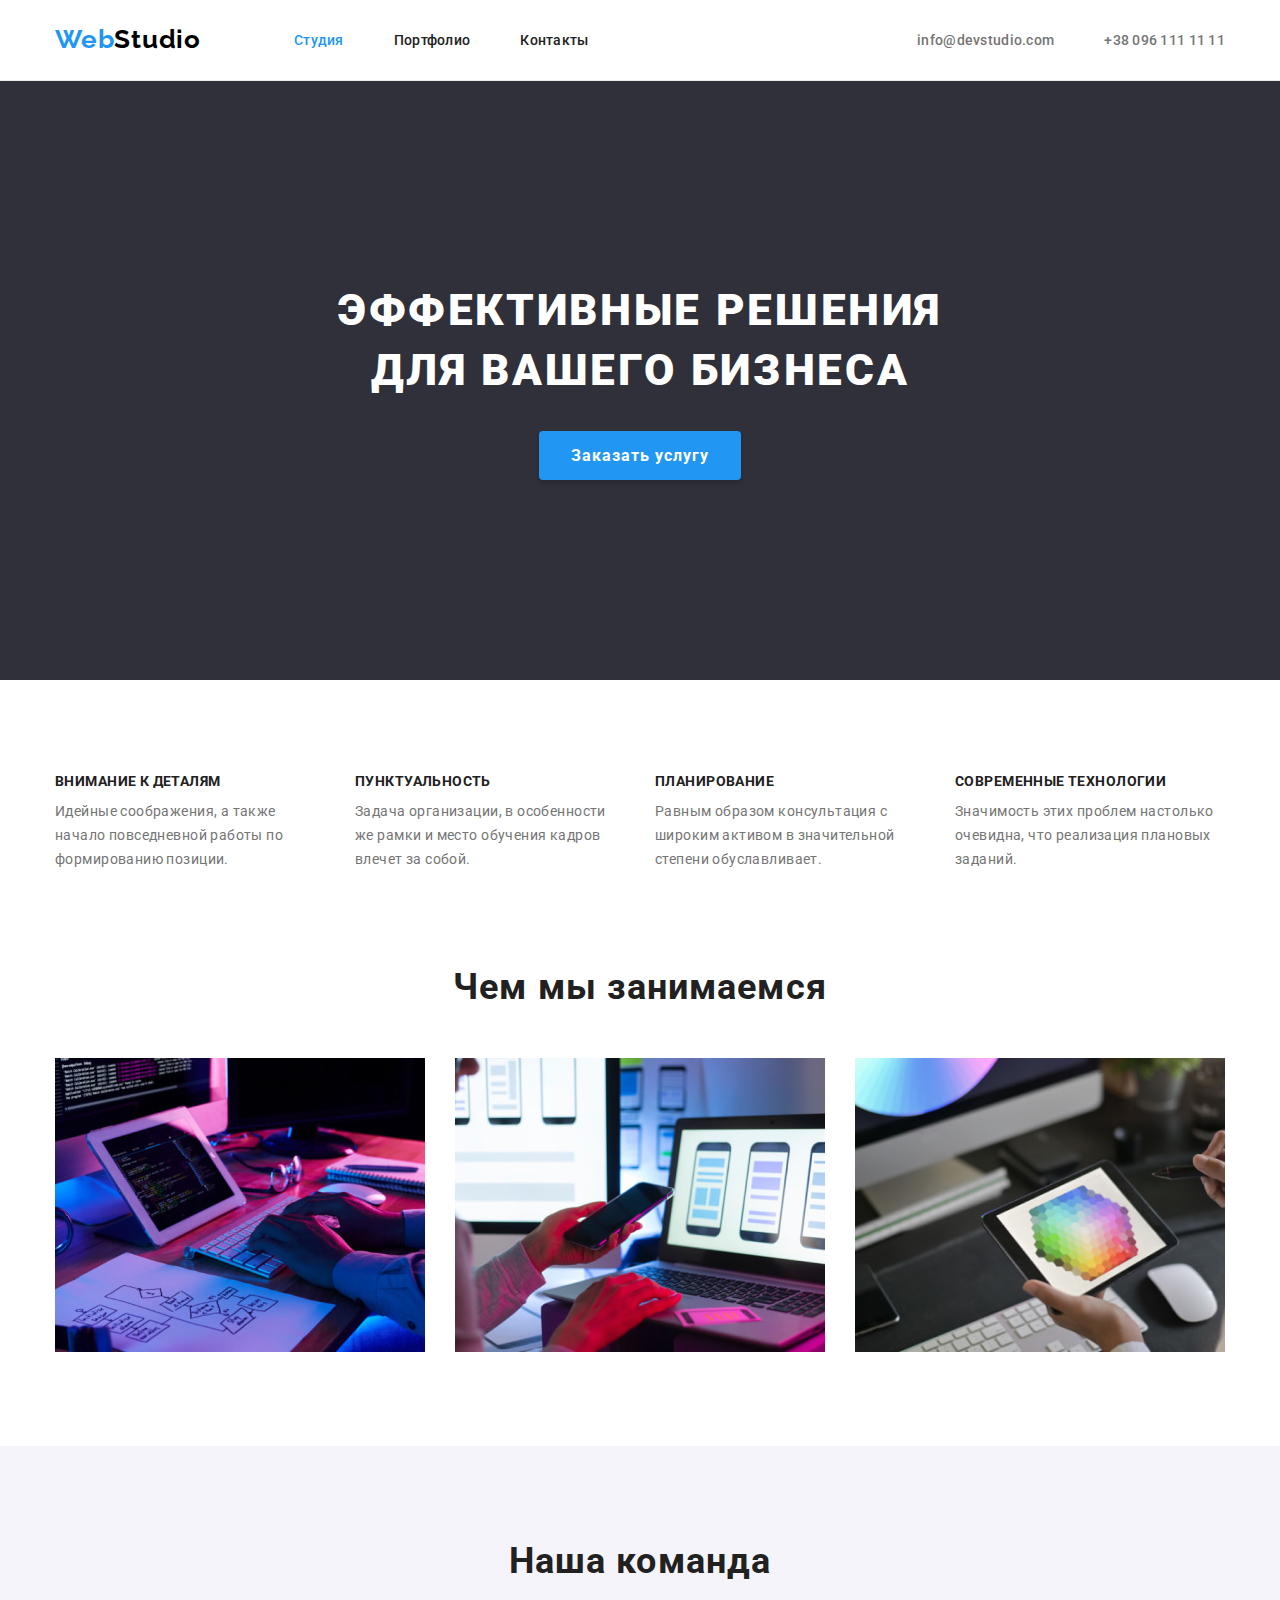
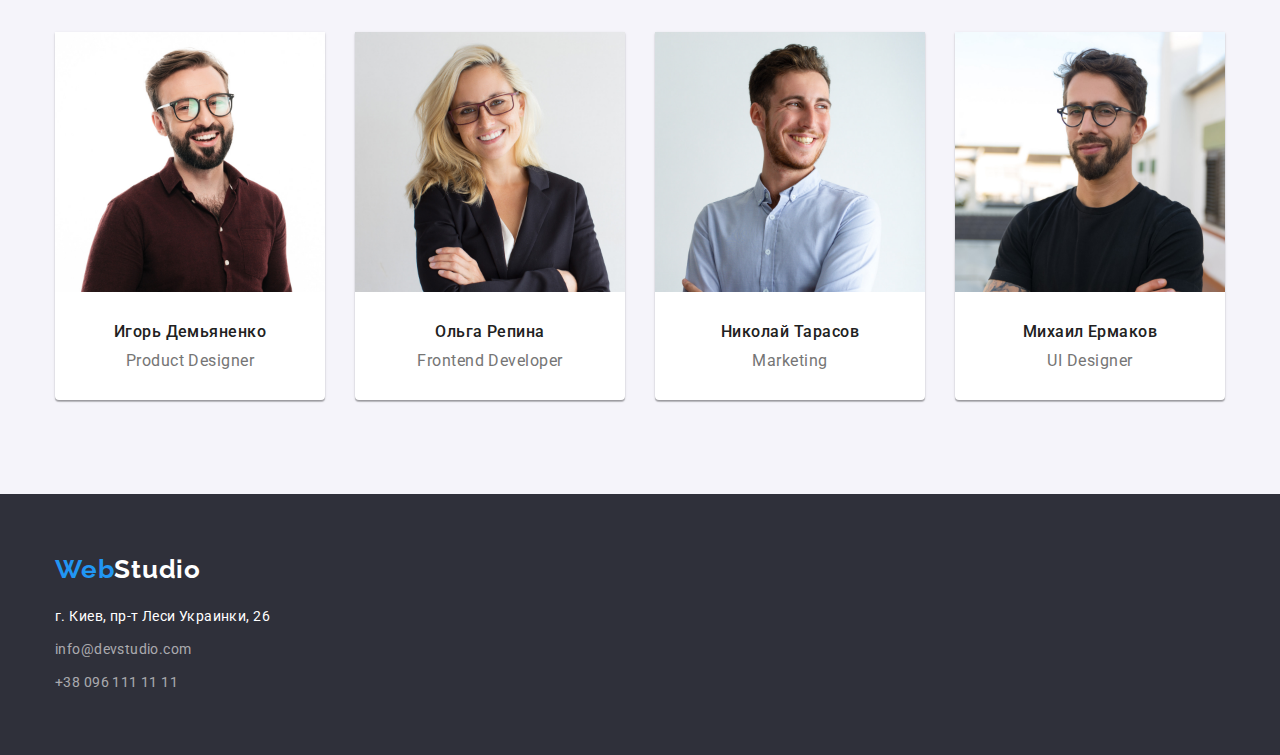
<file: index.html>
<!DOCTYPE html>
<html lang="ru">
  <head>
    <meta charset="UTF-8" />
    <meta http-equiv="X-UA-Compatible" content="IE=edge" />
    <meta name="viewport" content="width=device-width, initial-scale=1.0" />
    <title>Homework3</title>
    <link rel="preconnect" href="https://fonts.googleapis.com" />
    <link rel="preconnect" href="https://fonts.gstatic.com" crossorigin />
    <link
      href="https://fonts.googleapis.com/css2?family=Raleway:wght@700&family=Roboto:wght@400;500;700;900&display=swap"
      rel="stylesheet"
    />
    <link
      rel="stylesheet"
      href="https://cdnjs.cloudflare.com/ajax/libs/modern-normalize/0.6.0/modern-normalize.min.css"
    />
    <link rel="stylesheet" href="./css/styles.css" />
  </head>

  <body>
    <!-- Шапка сайта -->
    <header class="header section">
      <div class="container navigation-contacts">
        <nav class="navigation">
          <a class="logo" href="./index.html"
            ><span class="logo-blue">Web</span>Studio</a
          >
          <ul class="navigation-list list">
            <li class="navigation-item">
              <a class="navigation-link current-link" href="index.html"
                >Студия</a
              >
            </li>
            <li class="navigation-item">
              <a class="navigation-link" href="./portfolio.html">Портфолио</a>
            </li>
            <li class="navigation-item">
              <a class="navigation-link" href="/">Контакты</a>
            </li>
          </ul>
        </nav>
        <ul class="contacts-list list">
          <li class="contacts-item">
            <a href="moilto:info@devstudio.com">info@devstudio.com</a>
          </li>
          <li class="contacts-item">
            <a href="tel:+380961111111">+38 096 111 11 11</a>
          </li>
        </ul>
      </div>
    </header>
    <!-- Заголовок -->
    <main>
      <section class="hero section">
        <div class="container">
          <h1 class="hero-title">Эффективные решения для вашего бизнеса</h1>
          <button type="button" class="title-button">Заказать услугу</button>
        </div>
      </section>
      <!-- Особенности -->
      <section class="feauters section">
        <div class="container">
          <ul class="feauters-list list">
            <li class="feauters-item">
              <h2 class="feauters-subtitle">Внимание к деталям</h2>
              <p class="feauters-desc">
                Идейные соображения, а также начало повседневной работы по
                формированию позиции.
              </p>
            </li>
            <li class="feauters-item">
              <h2 class="feauters-subtitle">Пунктуальность</h2>
              <p class="feauters-desc">
                Задача организации, в особенности же рамки и место обучения
                кадров влечет за собой.
              </p>
            </li>
            <li class="feauters-item">
              <h2 class="feauters-subtitle">Планирование</h2>
              <p class="feauters-desc">
                Равным образом консультация с широким активом в значительной
                степени обуславливает.
              </p>
            </li>
            <li class="feauters-item">
              <h2 class="feauters-subtitle">Современные технологии</h2>
              <p class="feauters-desc">
                Значимость этих проблем настолько очевидна, что реализация
                плановых заданий.
              </p>
            </li>
          </ul>
        </div>
      </section>
      <!-- Чем мы занимаемся -->
      <section class="box section">
        <div class="container">
          <h2 class="title">Чем мы занимаемся</h2>
          <ul class="box-list list">
            <li class="box-item">
              <img
                class="box-img"
                src="./images/imgd.jpg"
                alt="Программирование"
                width="370"
              />
            </li>
            <li class="box-item">
              <img
                class="box-img"
                src="./images/img-2w.jpg"
                alt="Веб-дизайн"
                width="370"
              />
            </li>
            <li class="box-item">
              <img
                class="box-img"
                src="./images/img-3p.jpg"
                alt="Палитра"
                width="370"
              />
            </li>
          </ul>
        </div>
      </section>
      <!-- Наша команда -->
      <section class="team section">
        <div class="container">
          <h2 class="title">Наша команда</h2>
          <ul class="team-list list">
            <li class="team-item">
              <img
                class="team-img"
                src="./images/img.jpg"
                alt="Игорь Демьяненко"
                width="270"
              />
              <div class="team-wrapper">
                <h3 class="team-subtitle">Игорь Демьяненко</h3>
                <p class="team-desc">Product Designer</p>
              </div>
            </li>
            <li class="team-item">
              <img
                class="team-img"
                src="./images/img-2.jpg"
                alt="Ольга Репина"
                width="270"
              />
              <div class="team-wrapper">
                <h3 class="team-subtitle">Ольга Репина</h3>
                <p class="team-desc">Frontend Developer</p>
              </div>
            </li>
            <li class="team-item">
              <img
                class="team-img"
                src="./images/img-3.jpg"
                alt="Николай Тарасов"
                width="270"
              />
              <div class="team-wrapper">
                <h3 class="team-subtitle">Николай Тарасов</h3>
                <p class="team-desc">Marketing</p>
              </div>
            </li>
            <li class="team-item">
              <img
                class="team-img"
                src="./images/img-4.jpg"
                alt="Михаил Ермаков"
                width="270"
              />
              <div class="team-wrapper">
                <h3 class="team-subtitle">Михаил Ермаков</h3>
                <p class="team-desc">UI Designer</p>
              </div>
            </li>
          </ul>
        </div>
      </section>
    </main>
    <!-- Подвал сайта -->
    <footer class="footer section">
      <div class="container">
        <a href="./index.html" class="footer-logo"
          ><span class="logo-blue">Web</span>Studio</a
        >
        <address class="footer-address">
          <ul class="address-list list">
            <li class="address-item">
              <a
                class="address-link"
                href="https://goo.gl/maps/X2jcXpadv5ityZMy6"
                target="_blank"
                rel="nofollow noopener noreferrer"
                >г. Киев, пр-т Леси Украинки, 26</a
              >
            </li>
            <li class="address-item">
              <a class="address-link-contacts" href="moilto:info@devstudio.com"
                >info@devstudio.com</a
              >
            </li>
            <li class="address-item">
              <a class="address-link-contacts" href="tel:+380961111111"
                >+38 096 111 11 11</a
              >
            </li>
          </ul>
        </address>
      </div>
    </footer>
  </body>
</html>
</file>
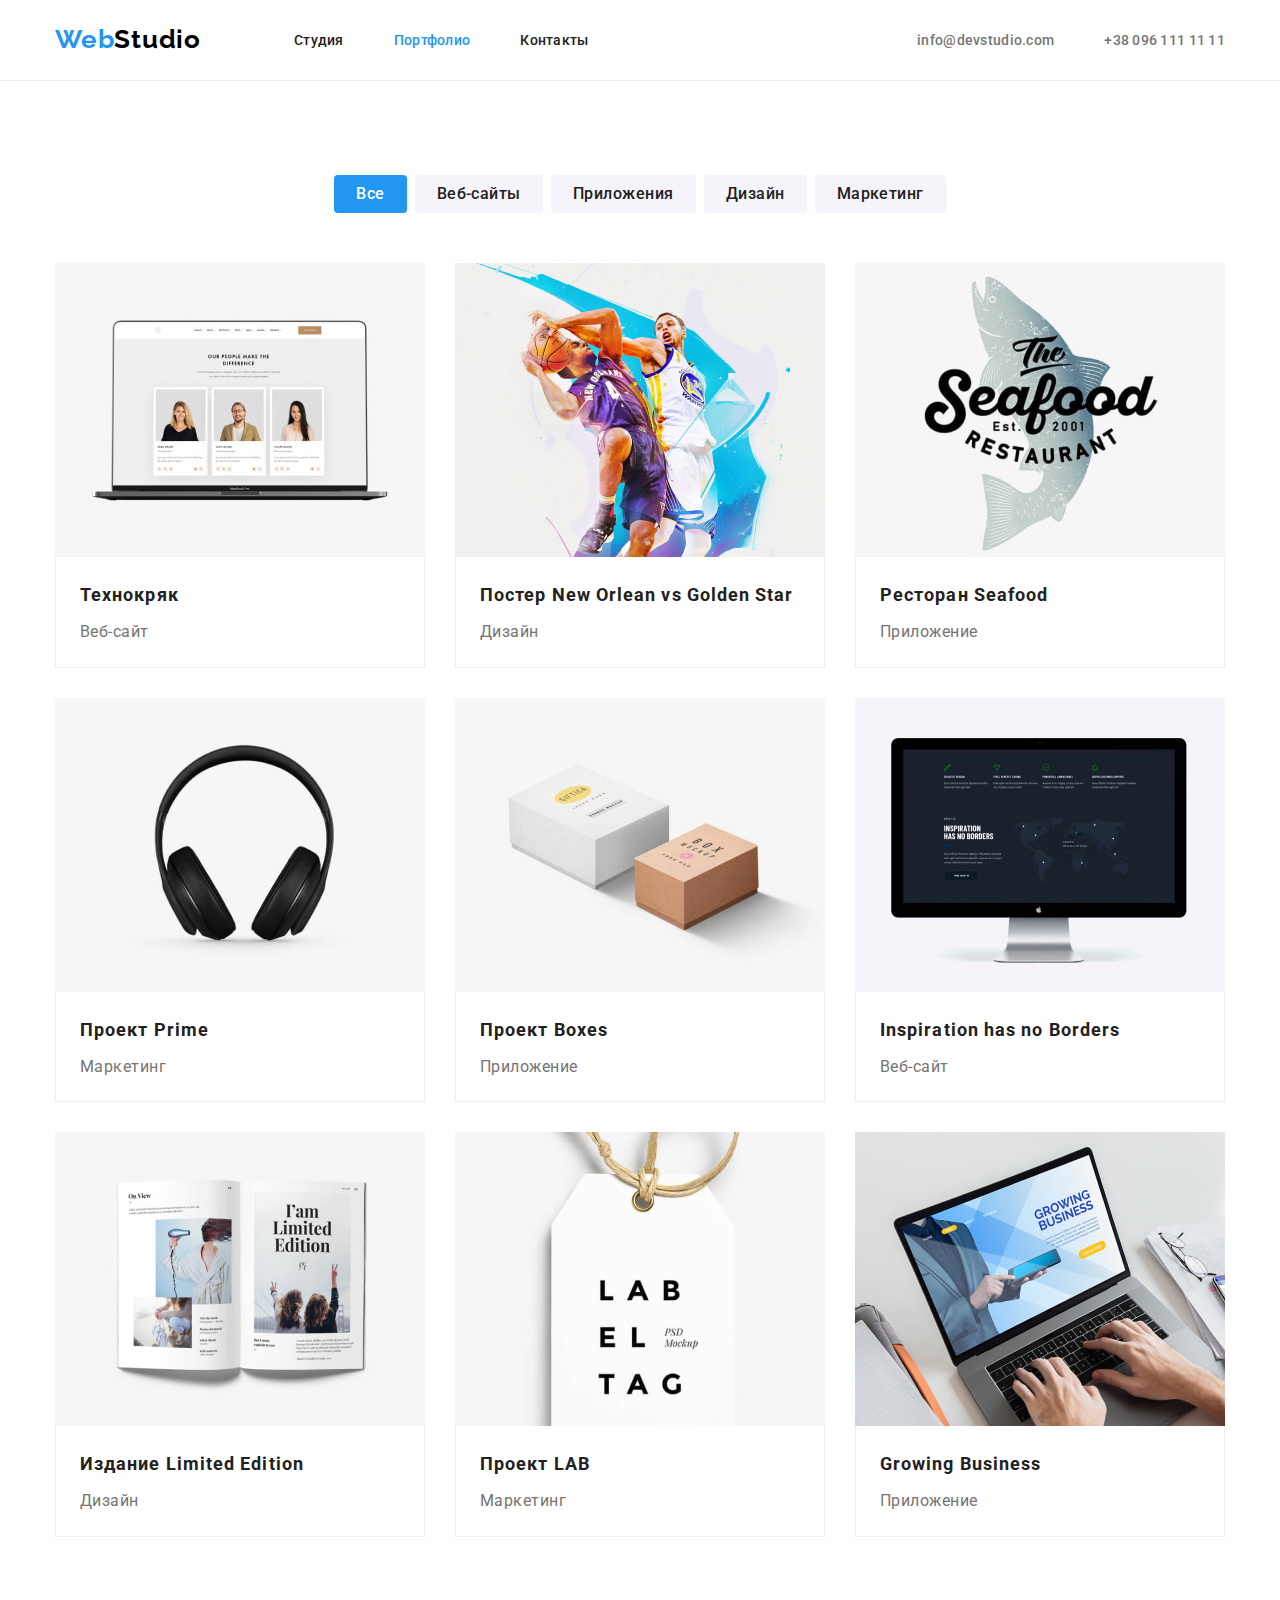
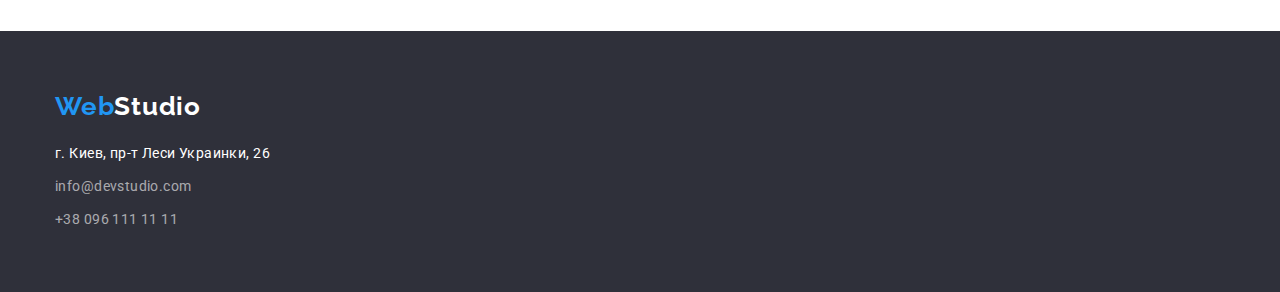
<file: portfolio.html>
<!DOCTYPE html>
<html lang="ru">
  <head>
    <meta charset="UTF-8" />
    <meta http-equiv="X-UA-Compatible" content="IE=edge" />
    <meta name="viewport" content="width=device-width, initial-scale=1.0" />
    <title>Homework3</title>
    <link rel="preconnect" href="https://fonts.googleapis.com" />
    <link rel="preconnect" href="https://fonts.gstatic.com" crossorigin />
    <link
      href="https://fonts.googleapis.com/css2?family=Raleway:wght@700&family=Roboto:wght@400;500;700;900&display=swap"
      rel="stylesheet"
    />
    <link
      rel="stylesheet"
      href="https://cdnjs.cloudflare.com/ajax/libs/modern-normalize/0.6.0/modern-normalize.min.css"
    />
    <link rel="stylesheet" href="./css/styles.css" />
  </head>

  <body>
    <!-- Шапка сайта -->
    <header class="header section">
      <div class="container navigation-contacts">
        <nav class="navigation">
          <a class="logo" href="./index.html"
            ><span class="logo-blue">Web</span>Studio</a
          >
          <ul class="navigation-list list">
            <li class="navigation-item">
              <a class="navigation-link" href="index.html">Студия</a>
            </li>
            <li class="navigation-item">
              <a class="navigation-link current-link" href="./portfolio.html"
                >Портфолио</a
              >
            </li>
            <li class="navigation-item">
              <a class="navigation-link" href="/">Контакты</a>
            </li>
          </ul>
        </nav>
        <ul class="contacts-list list">
          <li class="contacts-item">
            <a href="moilto:info@devstudio.com">info@devstudio.com</a>
          </li>
          <li class="contacts-item">
            <a href="tel:+380961111111">+38 096 111 11 11</a>
          </li>
        </ul>
      </div>
    </header>
    <!-- Портфолио -->
    <main>
      <section class="portfolio section">
        <div class="container">
          <h1 hidden>Портфолио</h1>
          <ul class="menu-list list">
            <li class="menu-item">
              <button type="button" class="menu-button active-btn">Все</button>
            </li>
            <li class="menu-item">
              <button type="button" class="menu-button">Веб-сайты</button>
            </li>
            <li class="menu-item">
              <button type="button" class="menu-button">Приложения</button>
            </li>
            <li class="menu-item">
              <button type="button" class="menu-button">Дизайн</button>
            </li>
            <li class="menu-item">
              <button type="button" class="menu-button">Маркетинг</button>
            </li>
          </ul>
          <ul class="portfolio-list list">
            <li class="portfolio-item">
              <img
                class="portfolio-img"
                src="./images/portfolio/laptop.jpg"
                alt="Ноутбук"
                width="370"
              />
              <div class="container-text">
                <h2 class="portfolio-subtitle">Технокряк</h2>
                <p class="portfolio-desc">Веб-сайт</p>
              </div>
            </li>
            <li class="portfolio-item">
              <img
                class="portfolio-img"
                src="./images/portfolio/basket.jpg"
                alt="Баскетбол"
                width="370"
              />
              <div class="container-text">
                <h2 class="portfolio-subtitle">
                  Постер New Orlean vs Golden Star
                </h2>
                <p class="portfolio-desc">Дизайн</p>
              </div>
            </li>
            <li class="portfolio-item">
              <img
                class="portfolio-img"
                src="./images/portfolio/seafood.jpg"
                alt="Логотип ресторана"
                width="370"
              />
              <div class="container-text">
                <h2 class="portfolio-subtitle">Ресторан Seafood</h2>
                <p class="portfolio-desc">Приложение</p>
              </div>
            </li>
            <li class="portfolio-item">
              <img
                class="portfolio-img"
                src="./images/portfolio/headphones.jpg"
                alt="Наушники"
                width="370"
              />
              <div class="container-text">
                <h2 class="portfolio-subtitle">Проект Prime</h2>
                <p class="portfolio-desc">Маркетинг</p>
              </div>
            </li>
            <li class="portfolio-item">
              <img
                class="portfolio-img"
                src="./images/portfolio/box.jpg"
                alt="Боксы"
                width="370"
              />
              <div class="container-text">
                <h2 class="portfolio-subtitle">Проект Boxes</h2>
                <p class="portfolio-desc">Приложение</p>
              </div>
            </li>
            <li class="portfolio-item">
              <img
                class="portfolio-img"
                src="./images/portfolio/monitor.jpg"
                alt="Монитор"
                width="370"
              />
              <div class="container-text">
                <h2 class="portfolio-subtitle">Inspiration has no Borders</h2>
                <p class="portfolio-desc">Веб-сайт</p>
              </div>
            </li>
            <li class="portfolio-item">
              <img
                class="portfolio-img"
                src="./images/portfolio/magazine.jpg"
                alt="Страницы журнала"
                width="370"
              />
              <div class="container-text">
                <h2 class="portfolio-subtitle">Издание Limited Edition</h2>
                <p class="portfolio-desc">Дизайн</p>
              </div>
            </li>
            <li class="portfolio-item">
              <img
                class="portfolio-img"
                src="./images/portfolio/tag.jpg"
                alt="Бирка"
                width="370"
              />
              <div class="container-text">
                <h2 class="portfolio-subtitle">Проект LAB</h2>
                <p class="portfolio-desc">Маркетинг</p>
              </div>
            </li>
            <li class="portfolio-item">
              <img
                class="portfolio-img"
                src="./images/portfolio/work.jpg"
                alt="Работа за ноутбуком"
                width="370"
              />
              <div class="container-text">
                <h2 class="portfolio-subtitle">Growing Business</h2>
                <p class="portfolio-desc">Приложение</p>
              </div>
            </li>
          </ul>
        </div>
      </section>
    </main>
    <!-- Подвал -->
    <footer class="footer section">
      <div class="container">
        <a href="./index.html" class="footer-logo"
          ><span class="logo-blue">Web</span>Studio</a
        >
        <address class="footer-address">
          <ul class="address-list list">
            <li class="address-item">
              <a
                class="address-link"
                href="https://goo.gl/maps/X2jcXpadv5ityZMy6"
                target="_blank"
                rel="nofollow noopener noreferrer"
                >г. Киев, пр-т Леси Украинки, 26</a
              >
            </li>
            <li class="address-item">
              <a class="address-link-contacts" href="moilto:info@devstudio.com"
                >info@devstudio.com</a
              >
            </li>
            <li class="address-item">
              <a class="address-link-contacts" href="tel:+380961111111"
                >+38 096 111 11 11</a
              >
            </li>
          </ul>
        </address>
      </div>
    </footer>
  </body>
</html>
</file>
<file: css/styles.css>
body {
  color: #757575;
  font-family: "Roboto", sans-serif;
}

h1,
h2,
h3,
p {
  margin: 0;
}

.section {
  padding-top: 94px;
  padding-bottom: 94px;
}

.list {
  list-style: none;
  margin: 0;
  padding: 0;
}

/* Шапка сайта */

.container {
  width: 1200px;
  padding-left: 15px;
  padding-right: 15px;
  margin-left: auto;
  margin-right: auto;
}

.header {
  border-bottom: 1px solid #ececec;
  padding: 0;
}

.navigation-contacts {
  display: flex;
  align-items: center;
}

.logo {
  color: #000;
  font-family: "Raleway";
  font-weight: 700;
  font-size: 26px;
  line-height: 1.19;
  text-decoration: none;
  letter-spacing: 0.03em;

  margin-right: 93px;
  margin-top: 24px;
  margin-bottom: 25px;
}

.logo-blue {
  color: #2196f3;
}

.navigation {
  display: flex;
}

.navigation-list {
  display: flex;
  align-items: center;
}

.navigation-link {
  color: #212121;
  font-weight: 500;
  font-size: 14px;
  line-height: 1.14;
  text-decoration: none;
  letter-spacing: 0.02em;
}

.navigation-item {
  margin-right: 50px;
}

.navigation-item:last-child {
  margin-right: 0;
}

.navigation-link:hover {
  color: #2196f3;
}

.contacts-list a {
  color: #757575;
  text-decoration: none;
  font-weight: 500;
  font-size: 14px;
  line-height: 1.14;
  letter-spacing: 0.02em;
}

.contacts-list a:hover,
.contacts-list a:focus {
  color: #2196f3;
}

.contacts-list {
  display: flex;
  margin-left: auto;
}

.contacts-item {
  margin-right: 50px;
}

.contacts-item:last-child {
  margin-right: 0;
}
/* Заголовок */

.hero {
  background-color: #2f303a;
  padding: 200px 0;
}

.hero-title {
  color: #ffffff;
  font-weight: 900;
  font-size: 44px;
  line-height: 1.36;
  text-align: center;
  letter-spacing: 0.06em;
  text-transform: uppercase;

  width: 696px;
  margin: 0 auto;
  margin-bottom: 30px;
}

.title-button {
  font-family: inherit;
  background-color: #2196f3;
  color: #ffffff;
  font-weight: 700;
  font-size: 16px;
  line-height: 1.86;
  cursor: pointer;
  box-shadow: 0px 4px 4px rgba(0, 0, 0, 0.15);
  border-radius: 4px;
  display: block;
  letter-spacing: 0.06em;
  border: none;

  padding: 10px 32px;
  min-width: 200px;
  margin: 0 auto;
}

/* Особеннсти */

.feauters {
  padding-bottom: 0;
}

.feauters-subtitle {
  font-weight: 700;
  font-size: 14px;
  line-height: 1.14;
  letter-spacing: 0.03em;
  text-transform: uppercase;
  color: #212121;

  margin-bottom: 10px;
}

.feauters-desc {
  font-weight: 400;
  font-size: 14px;
  line-height: 1.71;
  letter-spacing: 0.03em;
  color: #757575;
  width: 270px;
}

.feauters-list {
  display: flex;
  padding: 0;
}

.feauters-item {
  margin-right: 30px;
}

.feauters-item:last-child {
  margin-right: 0;
}

/* Чем мы занимаемся */

.title {
  color: #212121;
  font-weight: 700;
  font-size: 36px;
  line-height: 1.17;
  text-align: center;
  letter-spacing: 0.03em;

  margin-bottom: 50px;
}

.box-list {
  display: flex;
}

.box-item {
  margin-right: 30px;
}

.box-item:last-child {
  margin-right: 0;
}

/* Наша команда */
.team-subtitle {
  font-weight: 500;
  font-size: 16px;
  line-height: 1.19;
  text-align: center;
  letter-spacing: 0.03em;
  color: #212121;

  margin-bottom: 10px;
}

.team-desc {
  font-weight: 400;
  font-size: 16px;
  line-height: 1.19;
  text-align: center;
  letter-spacing: 0.03em;
  color: #757575;
}

.team-wrapper {
  padding: 30px 0;
}

.team {
  background-color: #f5f4fa;
}

.team-list {
  display: flex;
  padding-left: 0;
}

.team-item {
  margin-right: 30px;

  background: #ffffff;
  box-shadow: 0px 1px 3px rgba(0, 0, 0, 0.12), 0px 1px 1px rgba(0, 0, 0, 0.14),
    0px 2px 1px rgba(0, 0, 0, 0.2);
  border-radius: 0px 0px 4px 4px;
}

.team-item:last-child {
  margin-right: 0;
}

/* Подвал сайта */

.footer {
  background-color: #2f303a;
  padding: 60px 0;
}

.container-footer-logo {
  margin-top: 0;
  margin-bottom: 20px;
  margin-left: 0;
  padding-top: 60px;
}

.footer-logo {
  color: #ffffff;
  font-family: "Raleway";
  font-weight: 700;
  font-size: 26px;
  line-height: 1.19;
  text-decoration: none;
  letter-spacing: 0.03em;
}

.footer-address {
  margin-top: 20px;
}

.address-item {
  margin-bottom: 9px;
}

.address-item:last-child {
  margin-bottom: 0;
}

.address-link {
  color: #ffffff;
  text-decoration: none;
  font-style: normal;
  font-weight: 400;
  font-size: 14px;
  line-height: 1.71;
  letter-spacing: 0.03em;
}

.address-link-contacts {
  color: rgba(255, 255, 255, 0.6);
  text-decoration: none;
  font-style: normal;
  font-weight: 400;
  font-size: 14px;
  line-height: 1.71;
  letter-spacing: 0.03em;
}

.address-link-contacts:hover,
.address-link-contacts:focus {
  color: #2196f3;
}

.current-link {
  color: #2196f3;
}
/* Portfolio */

/* Портфолио */

.menu-button {
  color: #212121;
  background-color: #f5f4fa;
  font-family: inherit;
  font-weight: 500;
  font-size: 16px;
  line-height: 1.62;
  cursor: pointer;
  text-align: center;
  letter-spacing: 0.03em;
  border-radius: 4px;
  border-style: none;

  padding: 6px 22px;
  display: inline-block;
}

.menu-button:hover,
.menu-button:focus {
  color: #ffffff;
  background-color: #2196f3;
}

.menu-button:active {
  background: #2196f3;
  box-shadow: 0px 3px 1px rgba(0, 0, 0, 0.1), 0px 1px 2px rgba(0, 0, 0, 0.08),
    0px 2px 2px rgba(0, 0, 0, 0.12);
}

.menu-button.active-btn {
  color: #ffffff;
  background-color: #2196f3;
}

.menu-list {
  display: flex;
  justify-content: center;
  margin-top: 0;
  margin-bottom: 50px;
}

.menu-item {
  margin-right: 8px;
}

.menu-item:last-child {
  margin-right: 0;
}

.portfolio-subtitle {
  font-weight: 700;
  font-size: 18px;
  line-height: 2;
  letter-spacing: 0.06em;
  color: #212121;

  margin-top: 0;
  margin-bottom: 4px;
}

.portfolio-desc {
  font-size: 16px;
  line-height: 1.86;
  letter-spacing: 0.03em;
  color: #757575;

  margin: 0;
}

.portfolio-list {
  display: flex;
  flex-wrap: wrap;
  box-sizing: border-box;
  padding-left: 0;
  margin-bottom: -30px;
  margin-right: -30px;
}

.portfolio-item {
  background: #ffffff;
  margin-right: 30px;
  margin-bottom: 30px;
  flex-basis: calc(100% / 3 - 30px);
}

img {
  display: block;
}

.container-text {
  border: 1px solid #eeeeee;
  border-top: none;
  padding: 20px 24px;
}

/* Цвет заголовка hero-title #FFFFFF */
/* цвет основного текста title, subtitle #212121 */
/* цвет вторичного desc текста #757575 */
/* акцент #2196F3 */
/* цвет фона #FFFFFF */
/* вторичный цвет фона темный #2F303A */
/* вторичный цвет фона светлый #F5F4FA */
/* цвет логотипа #2196F3 #000000 */
/* шрифт логотипа ralivay */
/* шрифт текста roboto */
/* футер контакты color: rgba(255, 255, 255, 0.6); */
</file>
